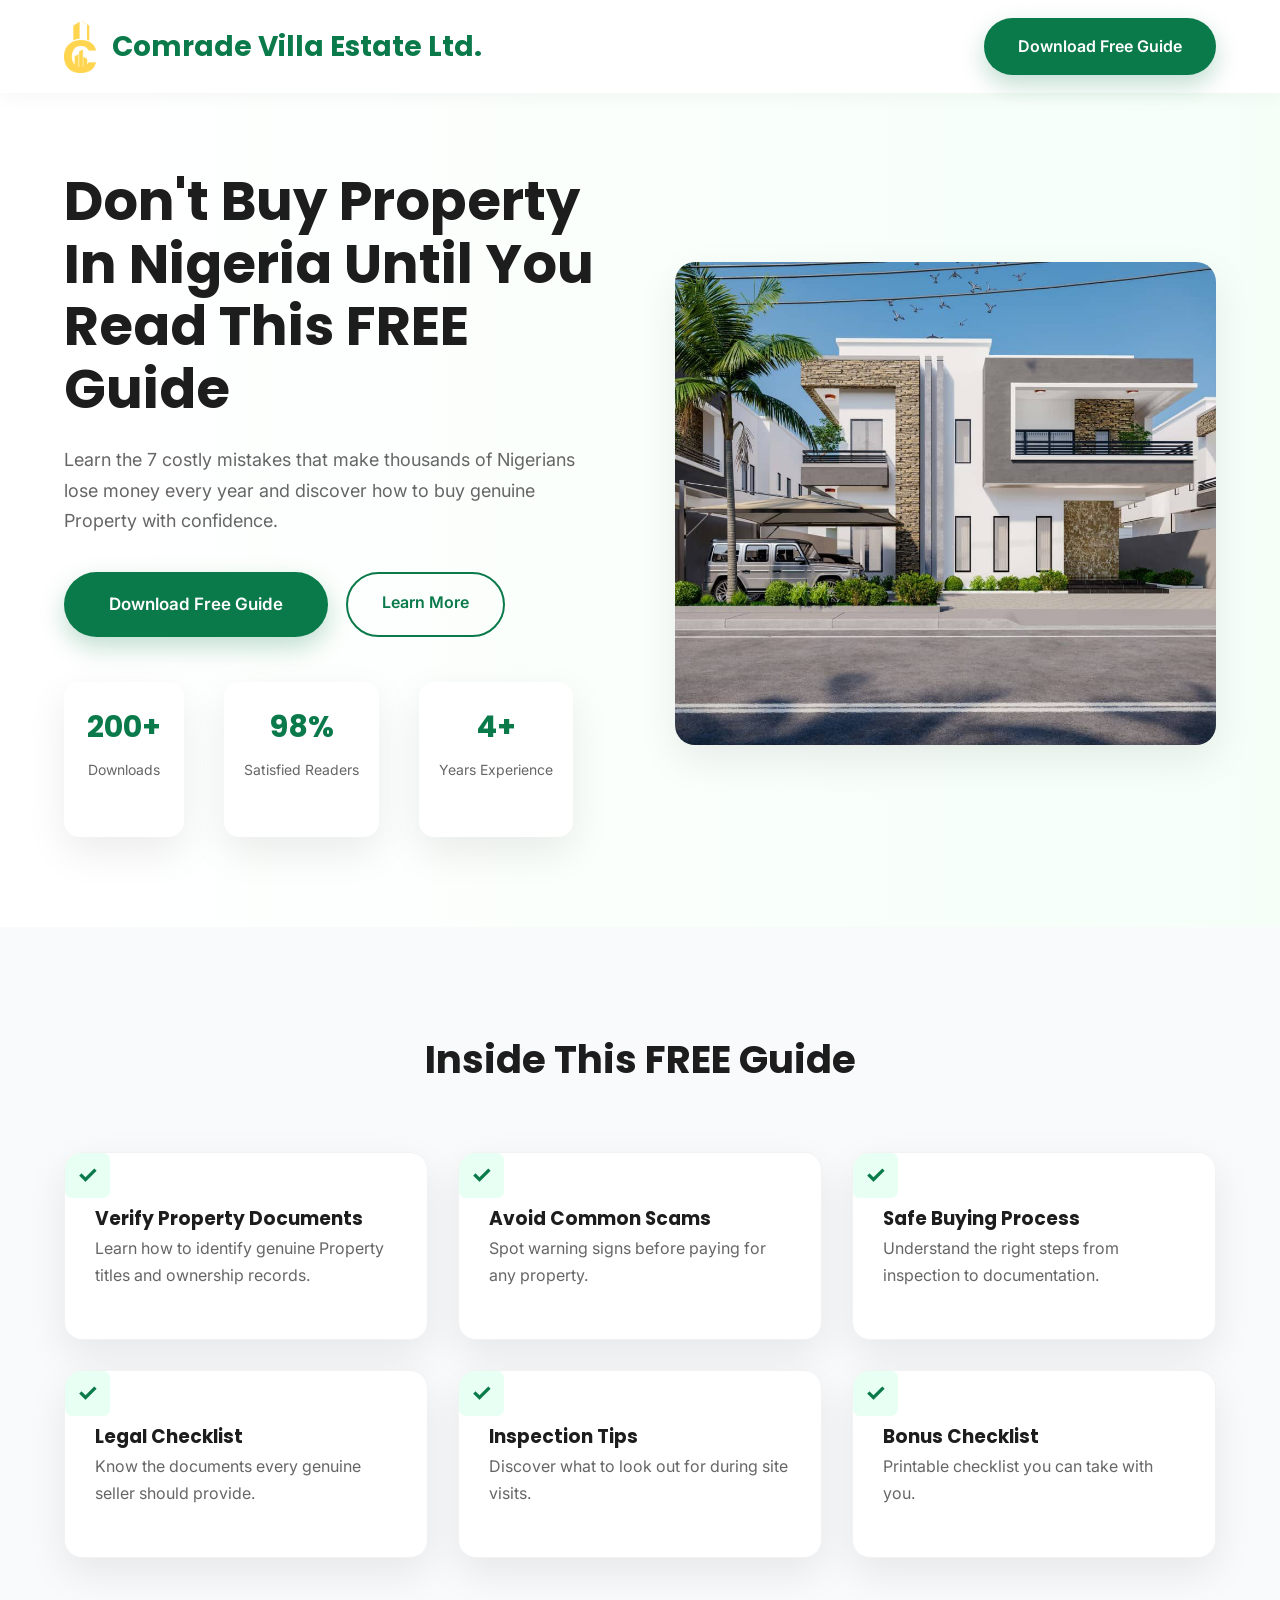
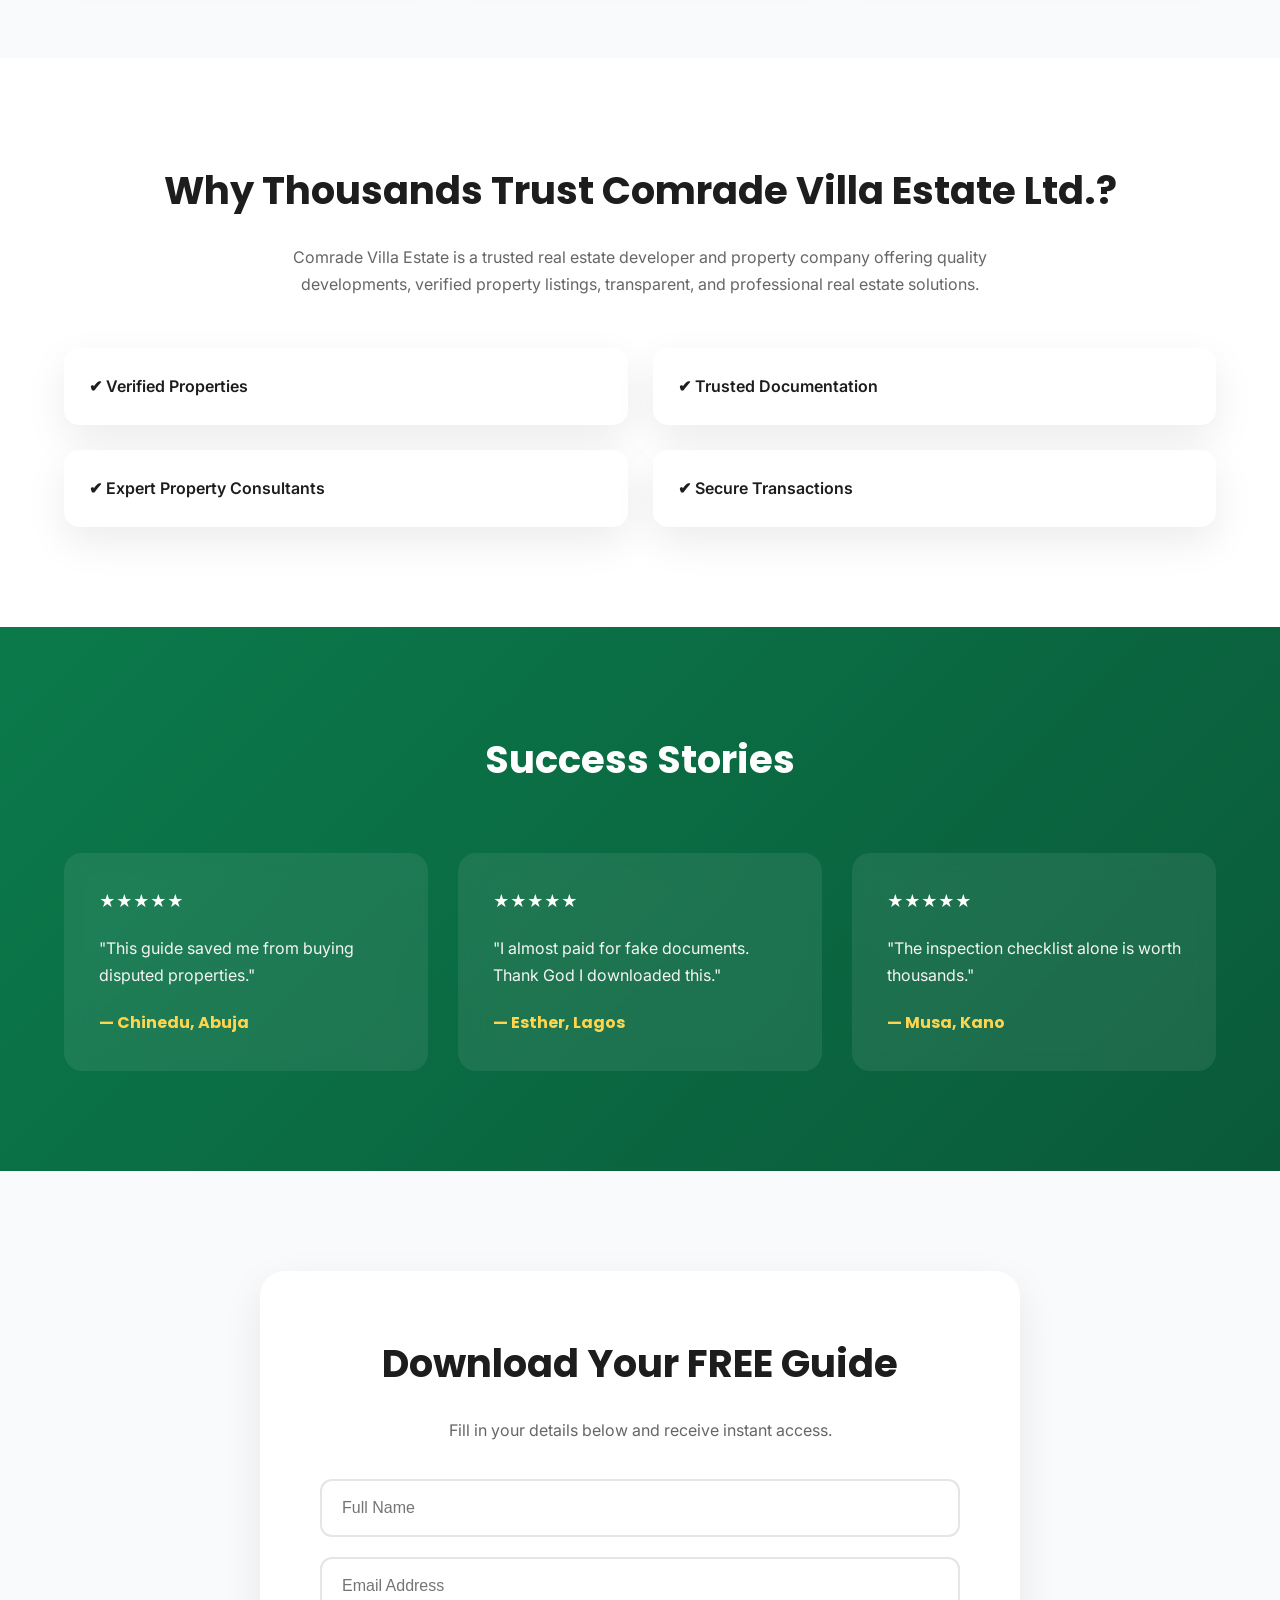
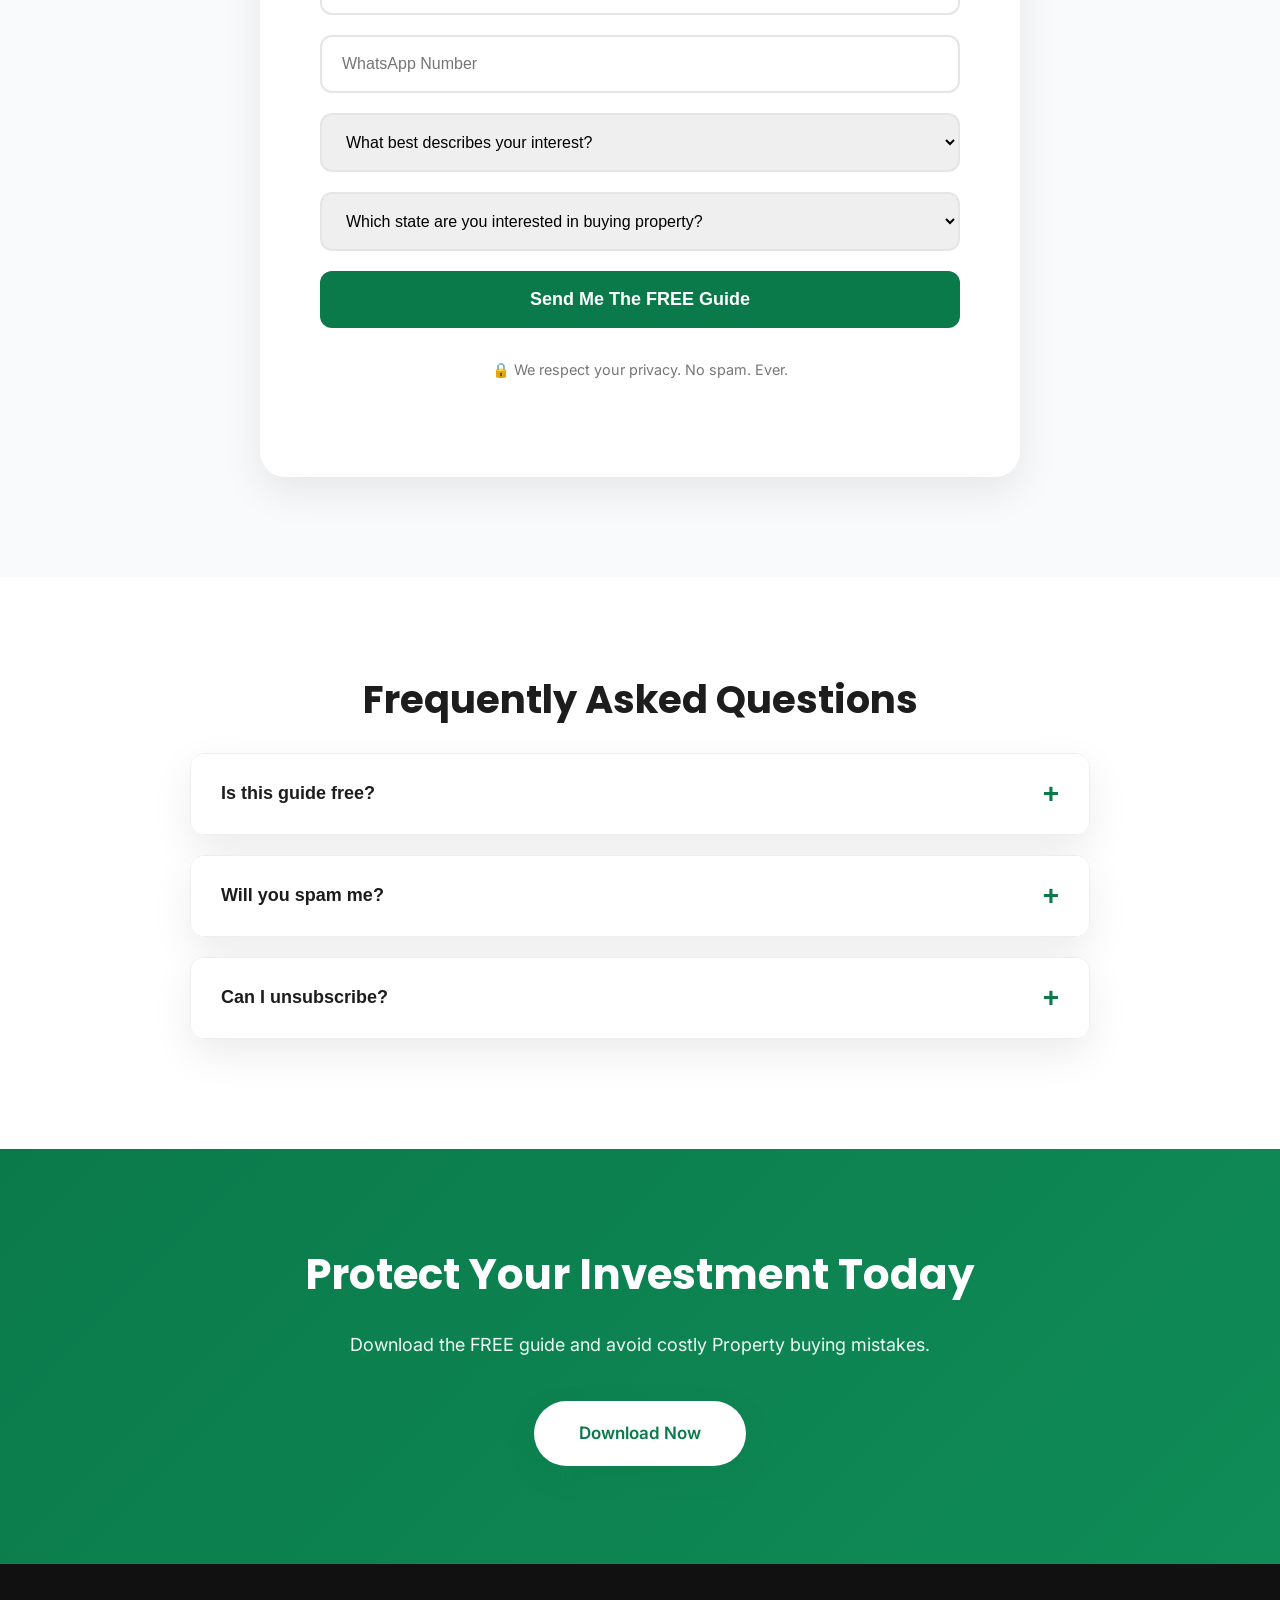
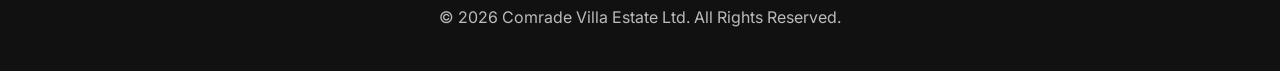
<file: index.html>
<!doctype html>
<html lang="en">
  <head>
    <meta charset="UTF-8" />
    <meta http-equiv="X-UA-Compatible" content="IE=edge" />
    <meta name="viewport" content="width=device-width, initial-scale=1.0" />

    <title>FREE Property Buying Guide | Avoid Costly Property Scams in Nigeria</title>

    <meta
      name="description"
      content="Download our FREE guide and learn the 7 costly mistakes Nigerians make when buying properties. Protect your investment today."
    />

    <link rel="preconnect" href="https://fonts.googleapis.com" />
    <link rel="preconnect" href="https://fonts.gstatic.com" crossorigin />
    <link rel="icon" type="image/x-icon" href="/img/comrade-villa-logo.png" />

    <link
      href="https://fonts.googleapis.com/css2?family=Inter:wght@300;400;500;600;700;800&family=Poppins:wght@500;600;700;800&display=swap"
      rel="stylesheet"
    />

    <link rel="stylesheet" href="css/style.css" />

    <!-- Facebook Pixel Code -->
    <script>
      !(function (f, b, e, v, n, t, s) {
        if (f.fbq) return;
        n = f.fbq = function () {
          n.callMethod ? n.callMethod.apply(n, arguments) : n.queue.push(arguments);
        };
        if (!f._fbq) f._fbq = n;
        n.push = n;
        n.loaded = !0;
        n.version = "2.0";
        n.queue = [];
        t = b.createElement(e);
        t.async = !0;
        t.src = v;
        s = b.getElementsByTagName(e)[0];
        s.parentNode.insertBefore(t, s);
      })(window, document, "script", "https://connect.facebook.net/en_US/fbevents.js");
      fbq("init", "911865536247400");
      fbq("track", "PageView");
    </script>
    <noscript>
      <img
        height="1"
        width="1"
        src="https://www.facebook.com/tr?id=911865536247400&ev=PageView
&noscript=1"
      />
    </noscript>
    <!-- End Facebook Pixel Code -->
  </head>

  <body>
    <!-- ================= HEADER ================= -->

    <header>
      <div class="container">
        <div class="logo">
          <a href="index.html"><img src="img/comrade-villa-logo.png" alt="" class="home-logo" /> </a>
          <h2>Comrade Villa Estate Ltd.</h2>
        </div>

        <a href="#optin" class="btn">Download Free Guide</a>
      </div>
    </header>

    <!-- ================= HERO ================= -->

    <section class="hero">
      <div class="container hero-grid">
        <div class="hero-content">
          <!-- <span class="tag"> FREE PROPERTY BUYER'S GUIDE </span> -->

          <h1>Don't Buy Property In Nigeria Until You Read This FREE Guide</h1>

          <p>
            Learn the 7 costly mistakes that make thousands of Nigerians lose money every year and discover how to buy
            genuine Property with confidence.
          </p>

          <div class="hero-buttons">
            <a href="#optin" class="btn large"> Download Free Guide </a>

            <a href="#benefits" class="btn-outline"> Learn More </a>
          </div>

          <div class="hero-stats">
            <div>
              <h3>200+</h3>

              <p>Downloads</p>
            </div>

            <div>
              <h3>98%</h3>

              <p>Satisfied Readers</p>
            </div>

            <div>
              <h3>4+</h3>

              <p>Years Experience</p>
            </div>
          </div>
        </div>

        <div class="hero-image">
          <img src="/img/comprade-villa-img.jpeg" alt="comrade villa" />
        </div>
      </div>
    </section>

    <!-- ================= BENEFITS ================= -->

    <section id="benefits" class="benefits">
      <div class="container">
        <h2>Inside This FREE Guide</h2>

        <div class="cards">
          <div class="card">
            <h3>Verify Property Documents</h3>

            <p>Learn how to identify genuine Property titles and ownership records.</p>
          </div>

          <div class="card">
            <h3>Avoid Common Scams</h3>

            <p>Spot warning signs before paying for any property.</p>
          </div>

          <div class="card">
            <h3>Safe Buying Process</h3>

            <p>Understand the right steps from inspection to documentation.</p>
          </div>

          <div class="card">
            <h3>Legal Checklist</h3>

            <p>Know the documents every genuine seller should provide.</p>
          </div>

          <div class="card">
            <h3>Inspection Tips</h3>

            <p>Discover what to look out for during site visits.</p>
          </div>

          <div class="card">
            <h3>Bonus Checklist</h3>

            <p>Printable checklist you can take with you.</p>
          </div>
        </div>
      </div>
    </section>

    <!-- ================= WHY US ================= -->

    <section class="why">
      <div class="container">
        <h2>Why Thousands Trust Comrade Villa Estate Ltd.?</h2>

        <p class="section-text">
          Comrade Villa Estate is a trusted real estate developer and property company offering quality developments,
          verified property listings, transparent, and professional real estate solutions.
        </p>

        <div class="why-grid">
          <div>✔ Verified Properties</div>

          <div>✔ Trusted Documentation</div>

          <div>✔ Expert Property Consultants</div>

          <div>✔ Secure Transactions</div>
        </div>
      </div>
    </section>

    <!-- ================= TESTIMONIALS ================= -->

    <section class="testimonials">
      <div class="container">
        <h2>Success Stories</h2>

        <div class="testimonial-wrapper">
          <div class="testimonial">
            ★★★★★

            <p>"This guide saved me from buying disputed properties."</p>

            <h4>— Chinedu, Abuja</h4>
          </div>

          <div class="testimonial">
            ★★★★★

            <p>"I almost paid for fake documents. Thank God I downloaded this."</p>

            <h4>— Esther, Lagos</h4>
          </div>

          <div class="testimonial">
            ★★★★★

            <p>"The inspection checklist alone is worth thousands."</p>

            <h4>— Musa, Kano</h4>
          </div>
        </div>
      </div>
    </section>

    <!-- ================= OPTIN ================= -->

    <section id="optin" class="optin">
      <div class="container">
        <div class="optin-box">
          <h2>Download Your FREE Guide</h2>
          <p>Fill in your details below and receive instant access.</p>

          <form id="leadForm">
            <input type="text" name="fullName" placeholder="Full Name" required />

            <input type="email" name="email" placeholder="Email Address" required />

            <input type="tel" name="phone" placeholder="WhatsApp Number" required />

            <select name="interest" required>
              <option value="" selected disabled>What best describes your interest?</option>
              <option value="Actively looking to buy property">I'm actively looking to buy property</option>
              <option value="Planning to buy within the next 12 months">
                I'm planning to buy within the next 12 months
              </option>
              <option value="Investing in real estate">I'm investing in real estate</option>
              <option value="Just exploring">I only need the free guide</option>
            </select>

            <select name="location" required>
              <option value="" selected disabled>Which state are you interested in buying property?</option>
              <option value="Abuja (FCT)">Abuja (FCT)</option>
              <option value="Niger">Niger</option>
              <option value="Nasarawa">Nasarawa</option>
              <option value="Other">Other</option>
            </select>

            <button type="submit">Send Me The FREE Guide</button>

            <p class="privacy">🔒 We respect your privacy. No spam. Ever.</p>
          </form>
        </div>
      </div>
    </section>

    <!-- ================= FAQ ================= -->

    <section class="faq">
      <div class="container">
        <h2>Frequently Asked Questions</h2>

        <div class="faq-item">
          <button>Is this guide free?</button>

          <div class="answer">Yes. It is completely free.</div>
        </div>

        <div class="faq-item">
          <button>Will you spam me?</button>

          <div class="answer">No. You'll only receive useful property tips.</div>
        </div>

        <div class="faq-item">
          <button>Can I unsubscribe?</button>

          <div class="answer">Yes, anytime.</div>
        </div>
      </div>
    </section>

    <!-- ================= CTA ================= -->

    <section class="cta">
      <div class="container">
        <h2>Protect Your Investment Today</h2>

        <p>Download the FREE guide and avoid costly Property buying mistakes.</p>

        <a href="#optin" class="btn large"> Download Now </a>
      </div>
    </section>

    <!-- ================= FOOTER ================= -->

    <footer>
      <div class="container">
        <p>© 2026 Comrade Villa Estate Ltd. All Rights Reserved.</p>
      </div>
    </footer>

    <script src="js/script.js"></script>
    <script src="js/form.js"></script>
  </body>
</html>
</file>
<file: css/style.css>
/* ===========================================
   PRIME LAND REALTY LANDING PAGE
   STYLE.CSS
=========================================== */

/* Google Fonts */
@import url("https://fonts.googleapis.com/css2?family=Inter:wght@300;400;500;600;700;800&family=Poppins:wght@500;600;700;800&display=swap");

/* =========================
   CSS VARIABLES
========================= */

:root {
  --primary: #0b7a4b;
  --primary-dark: #065d38;
  --secondary: #f4b400;

  --dark: #1d1d1d;
  --gray: #666;
  --light: #f8fafc;
  --white: #ffffff;

  --border: #e8e8e8;

  --shadow: 0 15px 40px rgba(0, 0, 0, 0.08);

  --radius: 14px;

  --transition: 0.35s ease;
}

/* =========================
RESET
========================= */

* {
  margin: 0;
  padding: 0;
  box-sizing: border-box;
}

html {
  scroll-behavior: smooth;
}

body {
  font-family: "Inter", sans-serif;
  font-size: 16px;
  line-height: 1.7;
  color: var(--dark);
  background: var(--white);

  overflow-x: hidden;
}

img {
  max-width: 100%;
  display: block;
}

a {
  text-decoration: none;
}

ul {
  list-style: none;
}

section {
  padding: 90px 0;
}

.container {
  width: 90%;
  max-width: 1180px;
  margin: auto;
}

/* =========================
TYPOGRAPHY
========================= */

h1,
h2,
h3,
h4 {
  font-family: "Poppins", sans-serif;
  font-weight: 700;
  color: var(--dark);
}

h1 {
  font-size: 3.4rem;
  line-height: 1.15;
  margin-bottom: 25px;
}

h2 {
  font-size: 2.4rem;
  margin-bottom: 20px;
  text-align: center;
}

p {
  color: var(--gray);
}

.section-text {
  max-width: 700px;
  margin: 20px auto 50px;
  text-align: center;
}

/* =========================
BUTTONS
========================= */

.btn {
  display: inline-block;

  background: var(--primary);

  color: white;

  padding: 15px 34px;

  border-radius: 50px;

  font-weight: 600;

  transition: var(--transition);

  box-shadow: 0 10px 25px rgba(11, 122, 75, 0.25);
}

.btn:hover {
  background: var(--primary-dark);

  transform: translateY(-4px);
}

.large {
  padding: 18px 45px;

  font-size: 17px;
}

.btn-outline {
  display: inline-block;

  padding: 15px 34px;

  border: 2px solid var(--primary);

  border-radius: 50px;

  font-weight: 600;

  color: var(--primary);

  transition: var(--transition);
}

.btn-outline:hover {
  background: var(--primary);

  color: white;
}

/* =========================
HEADER
========================= */

header {
  position: fixed;

  top: 0;

  left: 0;

  width: 100%;

  background: rgba(255, 255, 255, 0.95);

  backdrop-filter: blur(12px);

  z-index: 999;

  box-shadow: 0 4px 18px rgba(0, 0, 0, 0.04);
}

header .container {
  display: flex;

  justify-content: space-between;

  align-items: center;

  padding: 18px 0;
}

.logo {
  display: flex;
  flex-direction: row;
  align-items: center;
  column-gap: 1rem;
  /* padding-top: 2rem; */
}

.logo h2 {
  font-size: 28px;
  color: var(--primary);
  margin: 0;
}

.logo img {
  width: 2rem;
}

/* =========================
HERO
========================= */

.hero {
  padding-top: 170px;

  background: linear-gradient(to right, #ffffff, #f5fff8);
}

.hero-grid {
  display: grid;

  grid-template-columns: 1fr 1fr;

  gap: 70px;

  align-items: center;
}

.tag {
  display: inline-block;

  background: #e8fff4;

  color: var(--primary);

  padding: 8px 18px;

  border-radius: 30px;

  font-size: 14px;

  font-weight: 700;

  margin-bottom: 25px;
}

.hero p {
  font-size: 18px;

  margin-bottom: 35px;
}

.hero-buttons {
  display: flex;

  gap: 18px;

  margin-bottom: 45px;

  flex-wrap: wrap;
}

.hero-image img {
  border-radius: 20px;

  box-shadow: var(--shadow);
}

/* =========================
STATS
========================= */

.hero-stats {
  display: flex;

  gap: 40px;

  margin-top: 30px;
}

.hero-stats div {
  background: white;

  padding: 20px;

  border-radius: 15px;

  box-shadow: var(--shadow);

  min-width: 120px;

  text-align: center;
}

.hero-stats h3 {
  font-size: 30px;

  color: var(--primary);

  margin-bottom: 5px;
}

.hero-stats p {
  font-size: 14px;
}

/* =========================
UTILITY CLASSES
========================= */

.text-center {
  text-align: center;
}

.mt-40 {
  margin-top: 40px;
}

.mb-40 {
  margin-bottom: 40px;
}

/* =========================
ANIMATIONS
========================= */

@keyframes fadeUp {
  from {
    opacity: 0;

    transform: translateY(40px);
  }

  to {
    opacity: 1;

    transform: translateY(0);
  }
}

.hero-content {
  animation: fadeUp 0.8s ease;
}

.hero-image {
  animation: fadeUp 1s ease;
}

/* ==========================================
   BENEFITS SECTION
========================================== */

.benefits {
  background: #f8fafc;
}

.cards {
  display: grid;
  grid-template-columns: repeat(auto-fit, minmax(280px, 1fr));
  gap: 30px;
  margin-top: 60px;
}

.card {
  background: #fff;
  padding: 50px 30px;
  border-radius: 18px;
  box-shadow: var(--shadow);
  transition: var(--transition);
  border: 1px solid #f2f2f2;
  position: relative;
  overflow: hidden;
}

.card::before {
  content: "";
  position: absolute;
  top: 0;
  left: 0;
  width: 100%;
  height: 5px;
  background: var(--primary);
}

.card:hover {
  transform: translateY(-10px);
  box-shadow: 0 20px 50px rgba(0, 0, 0, 0.12);
}

.card-heading.card h3 {
  margin: 20px 0 15px;
  font-size: 1.3rem;
  color: var(--dark);
}

.card::before {
  content: "✓";
  width: 45px;
  height: 45px;
  background: #e8fff4;
  color: var(--primary);
  border-radius: 15%;
  display: flex;
  align-items: center;
  justify-content: center;
  font-size: 24px;
  font-weight: bold;
}

.card p {
  color: var(--gray);
}

/* ==========================================
   WHY US
========================================== */

.why {
  background: white;
}

.why-grid {
  display: grid;
  grid-template-columns: repeat(2, 1fr);
  gap: 25px;
  margin-top: 50px;
}

.why-grid div {
  background: #fff;
  padding: 25px;
  border-radius: 15px;
  box-shadow: var(--shadow);
  font-weight: 600;
  transition: 0.3s;
}

.why-grid div:hover {
  background: var(--primary);
  color: white;
  transform: translateY(-5px);
}

/* ==========================================
   TESTIMONIALS
========================================== */

.testimonials {
  background: linear-gradient(135deg, #0b7a4b, #0a5a39);
  color: white;
}

.testimonials h2 {
  color: white;
}

.testimonial-wrapper {
  display: grid;
  grid-template-columns: repeat(auto-fit, minmax(300px, 1fr));
  gap: 30px;
  margin-top: 60px;
}

.testimonial {
  background: rgba(255, 255, 255, 0.08);
  backdrop-filter: blur(12px);
  padding: 35px;
  border-radius: 18px;
  transition: 0.35s;
}

.testimonial:hover {
  transform: translateY(-8px);
  background: rgba(255, 255, 255, 0.14);
}

.testimonial p {
  color: #f5f5f5;
  margin: 20px 0;
}

.testimonial h4 {
  color: #ffd54f;
}

/* ==========================================
   OPT-IN SECTION
========================================== */

.optin {
  background: #f8fafc;
}

.optin-box {
  max-width: 760px;
  margin: auto;
  background: white;
  padding: 60px;
  border-radius: 25px;
  box-shadow: var(--shadow);
  text-align: center;
}

.optin-box p {
  margin-bottom: 35px;
}

#leadForm {
  display: flex;
  flex-direction: column;
  gap: 20px;
}

#leadForm input,
select {
  width: 100%;
  padding: 18px 20px;
  border: 2px solid #e5e5e5;
  border-radius: 12px;
  font-size: 16px;
  transition: 0.3s;
  outline: none;
}

#leadForm input:focus {
  border-color: var(--primary);
  box-shadow: 0 0 0 4px rgba(11, 122, 75, 0.12);
}
#leadForm select:focus {
  border-color: var(--primary);
  box-shadow: 0 0 0 4px rgba(11, 122, 75, 0.12);
}

#leadForm button {
  background: var(--primary);
  color: white;
  border: none;
  padding: 18px;
  border-radius: 12px;
  font-size: 18px;
  font-weight: 700;
  cursor: pointer;
  transition: 0.3s;
}

#leadForm button:hover {
  background: var(--primary-dark);
  transform: translateY(-3px);
}

.privacy {
  font-size: 0.9rem;
  color: #777;
  margin-top: 10px;
}

/* ==========================================
   TRUST BADGES
========================================== */

.trust-badges {
  display: flex;
  justify-content: center;
  gap: 20px;
  flex-wrap: wrap;
  margin-top: 35px;
}

.badge {
  background: #fff;
  padding: 15px 25px;
  border-radius: 50px;
  box-shadow: var(--shadow);
  font-size: 14px;
  font-weight: 600;
}

/* ==========================================
   HOVER EFFECTS
========================================== */

.card,
.testimonial,
.why-grid div,
.optin-box {
  transition: all 0.35s ease;
}

.card:hover,
.testimonial:hover,
.optin-box:hover {
  box-shadow: 0 25px 60px rgba(0, 0, 0, 0.15);
}

/* ==========================================
   SECTION SPACING
========================================== */

.benefits,
.why,
.testimonials,
.optin {
  padding: 100px 0;
}

/* =====================================================
   PART 2C
   FAQ • CTA • FOOTER • RESPONSIVE • EXTRA ANIMATIONS
=====================================================*/

/* ===========================
   FAQ SECTION
=========================== */

/* .faq {
  background: #fff;
}

.faq h2 {
  margin-bottom: 50px;
}

.faq-item {
  max-width: 900px;
  margin: 0 auto 20px;
  border-radius: 14px;
  overflow: hidden;
  box-shadow: var(--shadow);
  border: 1px solid #eee;
}

.faq-item button {
  width: 100%;
  background: #fff;
  border: none;
  padding: 24px 30px;
  cursor: pointer;

  display: flex;
  justify-content: space-between;
  align-items: center;

  font-size: 18px;
  font-weight: 600;

  color: var(--dark);

  transition: 0.3s;
}

.faq-item button:hover {
  background: #f9f9f9;
}

.faq-item button::after {
  content: "+";

  font-size: 28px;

  color: var(--primary);

  transition: 0.3s;
}

.faq-item.active button::after {
  transform: rotate(45deg);
}

.answer {
  max-height: 0;

  overflow: hidden;

  transition: max-height 0.4s ease;

  background: #fff;

  color: var(--gray);

  line-height: 1.8;

  padding: 0 30px;
}

.faq-item.active .answer {
  max-height: 250px;

  padding: 0 30px 25px;
} */

/* 2. Active state rules MUST come second */
/* .faq-item.active .answer {
  max-height: 250px;
  padding: 15px 30px 25px;
} */

.faq-item {
  max-width: 900px;
  margin: 0 auto 20px;
  border-radius: 14px;
  overflow: hidden;
  box-shadow: var(--shadow);
  border: 1px solid #eee;
}

.faq-item button {
  width: 100%;
  background: #fff;
  border: none;
  padding: 24px 30px;
  cursor: pointer;
  display: flex;
  justify-content: space-between;
  align-items: center;
  font-size: 18px;
  font-weight: 600;
  color: var(--dark);
  transition: background 0.3s;
}

.faq-item button:hover {
  background: #f9f9f9;
}

.faq-item button::after {
  content: "+";
  font-size: 28px;
  color: var(--primary);
  transition: transform 0.3s;
}

.faq-item.faq-active button::after {
  transform: rotate(45deg);
}

/* Answer */
.answer {
  max-height: 0;
  overflow: hidden;
  transition: max-height 0.4s ease;
  background: #fff;
  color: var(--gray);
  line-height: 1.8;
  padding: 0 30px;
}

/* Active state */
.faq-item.faq-active .answer {
  max-height: 300px; /* increased a bit for safety */
  padding: 0 30px 25px;
}

/* ===========================
   CTA
=========================== */

.cta {
  background: linear-gradient(135deg, var(--primary), #0f8c57);

  color: #fff;

  text-align: center;
}

.cta h2 {
  color: #fff;

  font-size: 42px;
}

.cta p {
  color: #ecfdf5;

  max-width: 700px;

  margin: 20px auto 40px;

  font-size: 18px;
}

.cta .btn {
  background: #fff;

  color: var(--primary);
}

.cta .btn:hover {
  background: var(--secondary);

  color: #222;
}

/* ===========================
   FOOTER
=========================== */

footer {
  background: #111;

  color: #aaa;

  padding: 40px 0;

  text-align: center;
}

footer p {
  color: #bbb;
}

/* ===========================
   SCROLL ANIMATIONS
=========================== */

.reveal {
  opacity: 0;

  transform: translateY(40px);

  transition: all 0.8s ease;
}

.reveal.active {
  opacity: 1;

  transform: translateY(0);
}

/* ===========================
   IMAGE EFFECTS
=========================== */

.hero-image img {
  transition: 0.5s;
}

.hero-image img:hover {
  transform: scale(1.03);
}

/* ===========================
   BUTTON EFFECTS
=========================== */

.btn,
.btn-outline,
#leadForm button {
  position: relative;

  overflow: hidden;
}

.btn::before,
.btn-outline::before,
#leadForm button::before {
  content: "";

  position: absolute;

  top: 0;
  left: -100%;

  width: 100%;
  height: 100%;

  background: rgba(255, 255, 255, 0.2);

  transition: 0.5s;
}

.btn:hover::before,
.btn-outline:hover::before,
#leadForm button:hover::before {
  left: 100%;
}

/* ===========================
   FORM SUCCESS MESSAGE
=========================== */

.success-message {
  display: none;

  margin-top: 20px;

  background: #e8fff4;

  color: var(--primary);

  padding: 18px;

  border-radius: 10px;

  font-weight: 600;
}

/* ===========================
   RESPONSIVE
=========================== */

@media (max-width: 992px) {
  .hero-grid {
    grid-template-columns: 1fr;

    text-align: center;
  }

  .hero-image {
    order: -1;
  }

  .hero-buttons {
    justify-content: center;
  }

  .hero-stats {
    justify-content: center;

    flex-wrap: wrap;
  }

  .why-grid {
    grid-template-columns: 1fr;
  }
}

/* =========================== */

@media (max-width: 768px) {
  section {
    padding: 70px 0;
  }

  h1 {
    font-size: 2.5rem;
  }

  h2 {
    font-size: 2rem;
  }

  header .container {
    flex-direction: column;

    gap: 15px;
  }

  .optin-box {
    padding: 35px;
  }

  .cards {
    grid-template-columns: 1fr;
  }

  .testimonial-wrapper {
    grid-template-columns: 1fr;
  }

  .hero {
    padding-top: 150px;
  }

  .hero-stats {
    gap: 15px;
  }

  .hero-stats div {
    min-width: 100px;

    padding: 15px;
  }

  .faq-item button {
    font-size: 16px;

    padding: 20px;
  }
}

/* =========================== */

@media (max-width: 480px) {
  .container {
    width: 92%;
  }

  h1 {
    font-size: 2rem;
  }

  h2 {
    font-size: 1.7rem;
  }

  .hero-buttons {
    flex-direction: column;
  }

  .hero-buttons a {
    width: 100%;

    text-align: center;
  }

  .btn,
  .btn-outline {
    width: 100%;
  }

  .optin-box {
    padding: 25px;
  }

  #leadForm input {
    padding: 16px;
  }

  #leadForm button {
    padding: 16px;
  }

  .cta h2 {
    font-size: 30px;
  }

  .logo h2 {
    font-size: 1.3rem;
  }

  header .container {
    padding: 14px 0;
    gap: 14px 0;
  }
}

/* ===========================
   SMOOTH FADE
=========================== */

.fade-in {
  animation: fadeUp 0.8s ease forwards;
}

/* ===========================
   LOADING ANIMATION
=========================== */

@keyframes pulse {
  0% {
    transform: scale(1);
  }

  50% {
    transform: scale(1.03);
  }

  100% {
    transform: scale(1);
  }
}

.btn:hover {
  animation: pulse 0.6s ease;
}

/* ===========================
   SCROLLBAR
=========================== */

::-webkit-scrollbar {
  width: 10px;
}

::-webkit-scrollbar-thumb {
  background: var(--primary);

  border-radius: 20px;
}

::-webkit-scrollbar-track {
  background: #f5f5f5;
}

/* ===========================
   TEXT SELECTION
=========================== */

::selection {
  background: var(--primary);

  color: #fff;
}
</file>
